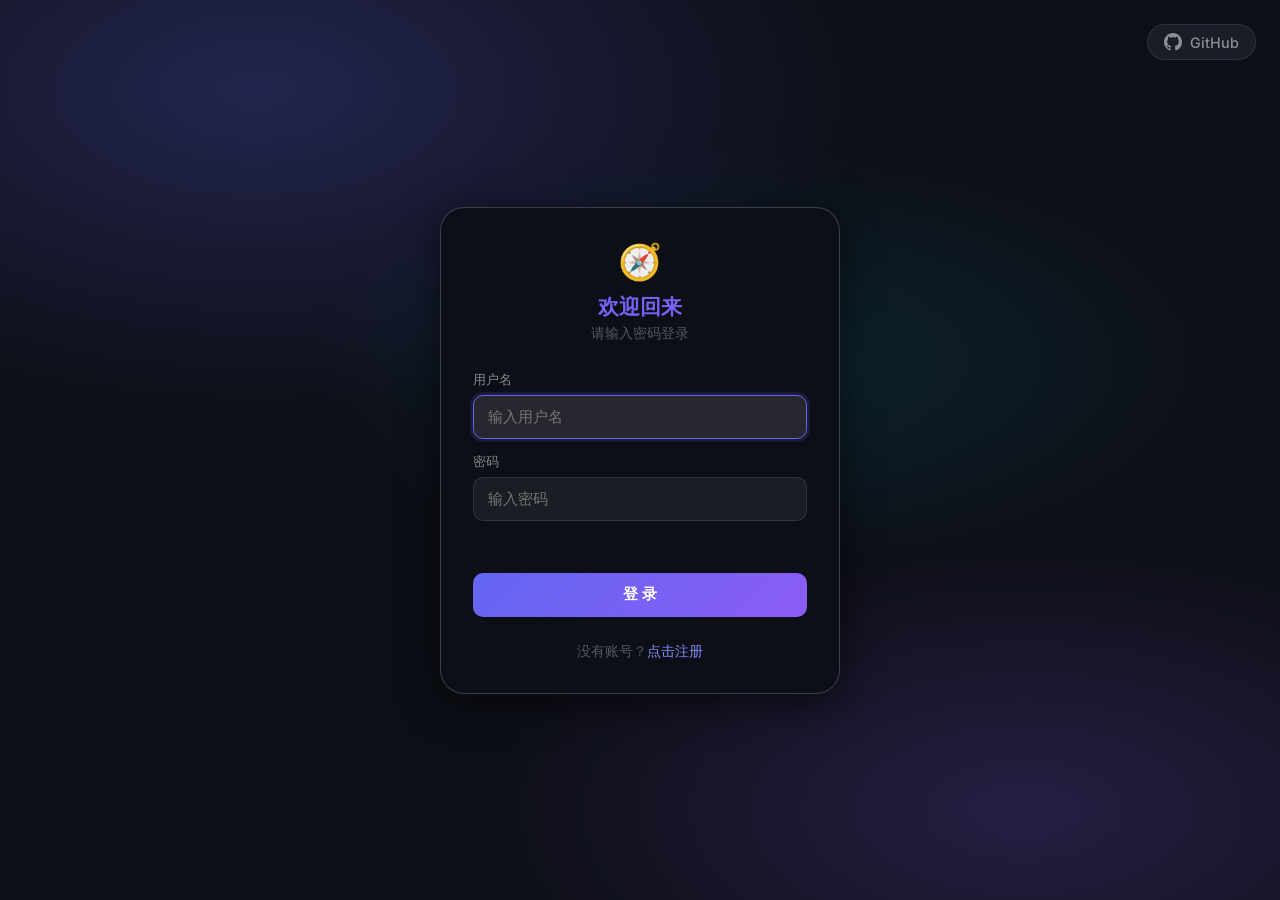
<file: frontend/login.html>
<!DOCTYPE html>
<html lang="zh-CN">
<head>
  <meta charset="UTF-8" />
  <meta name="viewport" content="width=device-width, initial-scale=1.0" />
  <title>登录 — Navi</title>
  <link rel="icon" type="image/png" href="/favicon.png" />
  <link rel="preconnect" href="https://fonts.googleapis.com" />
  <link rel="preconnect" href="https://fonts.gstatic.com" crossorigin />
  <link href="https://fonts.googleapis.com/css2?family=Inter:wght@300;400;500;600;700&display=swap" rel="stylesheet" />
  <link rel="stylesheet" href="css/style.css" />
</head>
<body class="dark">
  <div class="bg-layer"></div>
  <div class="bg-overlay"></div>

  <a href="https://github.com/fengzhanhuaer/Navi" target="_blank" rel="noopener noreferrer" class="github-promo" title="查看 GitHub 本项目">
    <svg viewBox="0 0 16 16" width="18" height="18" fill="currentColor">
      <path d="M8 0C3.58 0 0 3.58 0 8c0 3.54 2.29 6.53 5.47 7.59.4.07.55-.17.55-.38 0-.19-.01-.82-.01-1.49-2.01.37-2.53-.49-2.69-.94-.09-.23-.48-.94-.82-1.13-.28-.15-.68-.52-.01-.53.63-.01 1.08.58 1.23.82.72 1.21 1.87.87 2.33.66.07-.52.28-.87.51-1.07-1.78-.2-3.64-.89-3.64-3.95 0-.87.31-1.59.82-2.15-.08-.2-.36-1.02.08-2.12 0 0 .67-.21 2.2.82.64-.18 1.32-.27 2-.27s1.36.09 2 .27c1.53-1.04 2.2-.82 2.2-.82.44 1.1.16 1.92.08 2.12.51.56.82 1.27.82 2.15 0 3.07-1.87 3.75-3.65 3.95.29.25.54.73.54 1.48 0 1.07-.01 1.93-.01 2.2 0 .21.15.46.55.38A8.01 8.01 0 0016 8c0-4.42-3.58-8-8-8z"></path>
    </svg>
    <span>GitHub</span>
  </a>

  <div id="authScreen">
    <div class="auth-card">
      <div class="auth-header">
        <span class="auth-logo">🧭</span>
        <div class="auth-title">欢迎回来</div>
        <div class="auth-subtitle">请输入密码登录</div>
      </div>
      <div class="auth-body">
        <div class="auth-field">
          <label for="authUsername">用户名</label>
          <input type="text" id="authUsername" placeholder="输入用户名" autocomplete="username" />
        </div>
        <div class="auth-field">
          <label for="authPassword">密码</label>
          <input type="password" id="authPassword" placeholder="输入密码" autocomplete="current-password" />
        </div>
        <div class="auth-error" id="authError"></div>
        <button class="auth-btn" id="authBtn">登 录</button>
        <p class="auth-switch">
          没有账号？<a href="/register">点击注册</a>
        </p>
      </div>
    </div>
  </div>

  <script>
    // 已登录则直接跳回主页
    if (localStorage.getItem('navi_token')) {
      location.replace('/');
    }

    const btn = document.getElementById('authBtn');
    const err = document.getElementById('authError');

    async function doLogin() {
      const username = document.getElementById('authUsername').value.trim();
      const password = document.getElementById('authPassword').value;
      err.textContent = '';
      if (!username || !password) { err.textContent = '用户名和密码不能为空'; return; }
      btn.disabled = true; btn.textContent = '登录中...';
      try {
        const res = await fetch('/api/auth/login', {
          method: 'POST',
          headers: { 'Content-Type': 'application/json' },
          body: JSON.stringify({ username, password }),
        });
        const data = await res.json().catch(() => ({}));
        if (!res.ok) throw new Error(data.error || `HTTP ${res.status}`);
        localStorage.setItem('navi_token', data.token);
        location.replace('/');
      } catch (e) {
        err.textContent = e.message;
      } finally {
        btn.disabled = false; btn.textContent = '登 录';
      }
    }

    btn.addEventListener('click', doLogin);
    document.getElementById('authPassword').addEventListener('keydown', e => e.key === 'Enter' && doLogin());
    document.getElementById('authUsername').addEventListener('keydown', e => e.key === 'Enter' && document.getElementById('authPassword').focus());
    setTimeout(() => document.getElementById('authUsername').focus(), 100);
  </script>
</body>
</html>
</file>
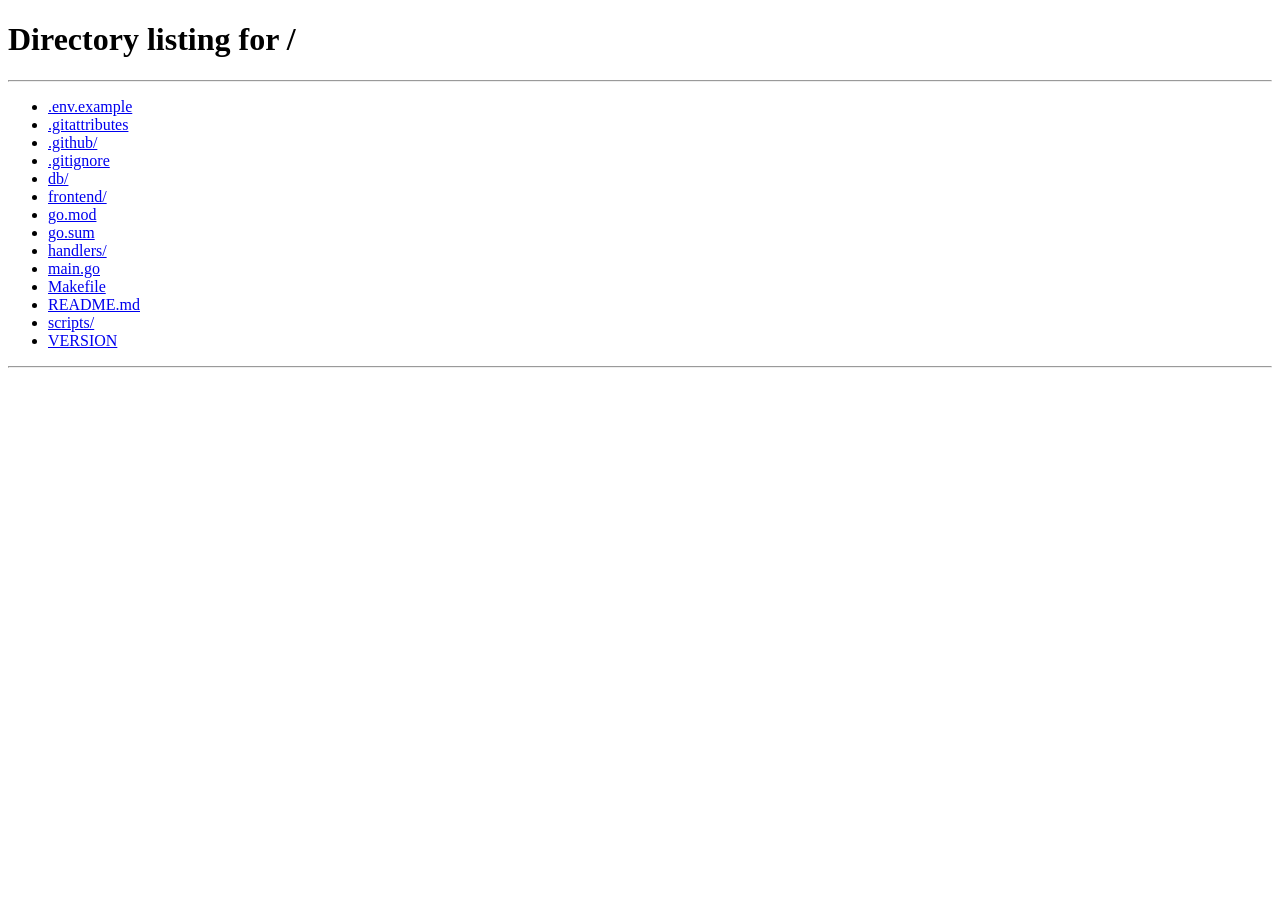
<file: frontend/settings.html>
﻿<!DOCTYPE html>
<html lang="zh-CN">

<head>
  <meta charset="UTF-8" />
  <meta name="viewport" content="width=device-width, initial-scale=1.0" />
  <title>Navi — Cloudflare D1 设置</title>
  <link rel="icon" type="image/png" href="/favicon.png" />
  <link rel="preconnect" href="https://fonts.googleapis.com" />
  <link rel="preconnect" href="https://fonts.gstatic.com" crossorigin />
  <link href="https://fonts.googleapis.com/css2?family=Inter:wght@300;400;500;600;700&display=swap" rel="stylesheet" />
  <link rel="stylesheet" href="css/style.css" />
</head>

<body class="dark">
  <div class="bg-layer"></div>
  <div class="bg-overlay"></div>

  <!-- 顶部工具栏 -->
  <header class="top-bar">
    <div class="top-bar-left">
      <span class="logo">🧭 Navi</span>
    </div>
    <div class="top-bar-right">
      <a href="/" class="icon-btn" title="返回主页">
        <svg viewBox="0 0 24 24" fill="none" stroke="currentColor" stroke-width="2">
          <path d="M19 12H5M12 5l-7 7 7 7" />
        </svg>
      </a>
    </div>
  </header>

  <div class="settings-page">
    <div class="settings-page-header">
      <h1 class="settings-page-title">☁️ Cloudflare D1 设置</h1>
    </div>

    <!-- 连接状态 -->
    <div class="settings-card">
      <h3>📡 连接状态</h3>
      <div class="setting-row">
        <span class="setting-label">D1 连接</span>
        <span class="setting-value"><span id="d1StatusBadge" class="status-badge">检测中...</span></span>
      </div>
      <div class="setting-row" id="rowAccountId" style="display:none">
        <span class="setting-label">Account ID</span>
        <span class="setting-value" id="d1AccountId" style="font-family:monospace;font-size:.82rem;"></span>
      </div>
      <div class="setting-row" id="rowDatabaseId" style="display:none">
        <span class="setting-label">数据库名</span>
        <span class="setting-value" id="d1DatabaseName" style="font-family:monospace;font-size:.82rem;">navi</span>
      </div>
    </div>

    <!-- API Key 配置 -->
    <div class="settings-card">
      <h3>🔑 配置 API Key</h3>
      <p style="font-size:.85rem;color:var(--text-muted);margin-bottom:16px;">
        输入你的 Cloudflare API Token，系统将自动匹配账户并在 D1 中查找或创建名为
        <code style="background:var(--surface-active);padding:2px 6px;border-radius:4px;">navi</code>
        的数据库。<br/>
        <a href="https://dash.cloudflare.com/profile/api-tokens" target="_blank"
          style="color:var(--accent-1);font-size:.82rem;text-decoration:none;">
          → 如何获取 API Token？
        </a>
      </p>
      <div class="auth-field" style="margin-bottom:14px;">
        <label for="apiTokenInput">Cloudflare API Token</label>
        <input type="password" id="apiTokenInput" placeholder="粘贴你的 API Token" autocomplete="off" />
      </div>
      <div id="configureError" style="font-size:.83rem;color:#ef4444;min-height:20px;margin-bottom:8px;"></div>
      <div class="settings-actions">
        <button class="btn-primary" id="btnConfigure">🔗 连接 D1</button>
        <button class="btn-secondary" id="btnRevealToken" title="显示/隐藏" style="width:38px;padding:0;">👁</button>
      </div>
    </div>

    <!-- 同步操作（始终显示，未配置时禁用） -->
    <div class="settings-card">
      <h3>🔄 数据同步</h3>
      <p style="font-size:.85rem;color:var(--text-muted);margin-bottom:16px;" id="syncDesc">
        配置 D1 后，可手动将本地数据推送到 Cloudflare D1，或从 D1 拉取数据到本地。
      </p>
      <div class="settings-actions">
        <button class="btn-primary" id="btnSync" disabled>⬆️ 推送到 D1</button>
        <button class="btn-danger" id="btnRestore" disabled>⬇️ 从 D1 拉取</button>
      </div>
      <div id="syncHint" style="font-size:.82rem;color:var(--text-muted);margin-top:10px;">请先配置 API Token 以启用同步功能</div>
    </div>

    <!-- 同步日志 -->
    <div class="settings-card">
      <h3>📋 同步日志</h3>
      <div class="settings-logs" id="syncLogs">
        <div style="padding:12px 16px;color:var(--text-muted);">暂无记录</div>
      </div>
    </div>
  </div>

  <div class="toast-container" id="toastContainer"></div>

  <script src="js/api.js"></script>
  <script>
    if (!localStorage.getItem('navi_token')) {
      location.href = '/';
    }

    function toast(msg, type = 'info', duration = 3500) {
      const el = document.createElement('div');
      el.className = `toast ${type}`;
      el.textContent = msg;
      document.getElementById('toastContainer').appendChild(el);
      setTimeout(() => {
        el.style.opacity = '0';
        el.style.transition = 'opacity .3s';
        setTimeout(() => el.remove(), 300);
      }, duration);
    }

    // 显示/隐藏 token
    document.getElementById('btnRevealToken').addEventListener('click', () => {
      const inp = document.getElementById('apiTokenInput');
      inp.type = inp.type === 'password' ? 'text' : 'password';
    });

    async function loadStatus() {
      try {
        const s = await api.sync.status();
        const badge = document.getElementById('d1StatusBadge');
        if (s.status === 'ok') {
          badge.textContent = '✅ 已连接';
          badge.className = 'status-badge ok';
          // 启用同步按钮
          document.getElementById('btnSync').disabled = false;
          document.getElementById('btnRestore').disabled = false;
          document.getElementById('syncHint').textContent = '';
          document.getElementById('syncDesc').textContent = '可手动推送本地数据到 D1，或从 D1 拉取最新数据覆盖本地。';
          if (s.account_id) {
            document.getElementById('d1AccountId').textContent = s.account_id;
            document.getElementById('rowAccountId').style.display = '';
            document.getElementById('rowDatabaseId').style.display = '';
          }
        } else if (s.status === 'not_configured') {
          badge.textContent = '⚠️ 未配置';
          badge.className = 'status-badge not_configured';
        } else {
          badge.textContent = '❌ 连接错误';
          badge.className = 'status-badge error';
        }
      } catch (e) {
        document.getElementById('d1StatusBadge').textContent = '❌ 请求失败';
        document.getElementById('d1StatusBadge').className = 'status-badge error';
      }
    }

    async function loadLogs() {
      try {
        const logs = await api.sync.logs();
        const el = document.getElementById('syncLogs');
        if (!logs || logs.length === 0) {
          el.innerHTML = '<div style="padding:12px 16px;color:var(--text-muted);">暂无同步记录</div>';
          return;
        }
        el.innerHTML = logs.map(l => `
          <div class="log-item">
            <span class="${l.status === 'ok' ? 'ls-ok' : 'ls-error'}">${l.status}</span>
            <span>${l.synced_at}</span>
            <span style="flex:1">${l.message}</span>
          </div>`).join('');
      } catch { }
    }

    document.getElementById('btnConfigure').addEventListener('click', async () => {
      const token = document.getElementById('apiTokenInput').value.trim();
      const errEl = document.getElementById('configureError');
      errEl.textContent = '';
      if (!token) { errEl.textContent = '请输入 API Token'; return; }

      const btn = document.getElementById('btnConfigure');
      btn.disabled = true;
      btn.textContent = '连接中...';
      try {
        const res = await api.d1.configure(token);
        toast(res.message || '配置成功！', 'success');
        document.getElementById('apiTokenInput').value = '';
        await loadStatus();
        await loadLogs();
      } catch (e) {
        errEl.textContent = e.message;
      } finally {
        btn.disabled = false;
        btn.textContent = '🔗 连接 D1';
      }
    });

    document.getElementById('btnSync') && document.getElementById('btnSync').addEventListener('click', async () => {
      try {
        await api.sync.push();
        toast('同步成功！', 'success');
        loadLogs();
      } catch (e) { toast('同步失败: ' + e.message, 'error'); }
    });

    document.getElementById('btnRestore').addEventListener('click', async () => {
      if (!confirm('此操作将用 D1 数据覆盖本地，确定继续？')) return;
      try {
        await api.sync.restore();
        toast('恢复成功，即将返回主页...', 'success');
        setTimeout(() => location.href = '/', 1500);
      } catch (e) { toast('恢复失败: ' + e.message, 'error'); }
    });

    loadStatus();
    loadLogs();
  </script>
</body>

</html>
</file>
<file: frontend/css/style.css>
/* ============================================================
   Navi — 个人导航页样式
   设计风格：深色玻璃拟态 + 霓虹渐变
   ============================================================ */

/* ── CSS 变量 ── */
:root {
  --font: 'Inter', system-ui, sans-serif;

  /* 颜色 - 深色 */
  --bg-dark: #0d0f17;
  --surface: rgba(255, 255, 255, 0.06);
  --surface-hover: rgba(255, 255, 255, 0.10);
  --surface-active: rgba(255, 255, 255, 0.15);
  --border: rgba(255, 255, 255, 0.10);
  --border-strong: rgba(255, 255, 255, 0.20);
  --text-primary: rgba(255, 255, 255, 0.93);
  --text-secondary: rgba(255, 255, 255, 0.50);
  --text-muted: rgba(255, 255, 255, 0.30);

  /* 渐变品牌色 */
  --accent-1: #6366f1;
  --accent-2: #8b5cf6;
  --accent-3: #06b6d4;
  --accent-grad: linear-gradient(135deg, var(--accent-1), var(--accent-2));
  --accent-grad-2: linear-gradient(135deg, var(--accent-2), var(--accent-3));

  /* 模糊玻璃 */
  --glass: blur(20px) saturate(180%);
  --shadow-sm: 0 1px 3px rgba(0, 0, 0, .4);
  --shadow-md: 0 4px 20px rgba(0, 0, 0, .5);
  --shadow-lg: 0 8px 40px rgba(0, 0, 0, .6);
  --radius-sm: 10px;
  --radius-md: 16px;
  --radius-lg: 24px;
  --transition: 0.2s cubic-bezier(.4, 0, .2, 1);
}

/* 浅色主题覆盖 */
body.light {
  --bg-dark: #f0f2f8;
  --surface: rgba(255, 255, 255, 0.75);
  --surface-hover: rgba(255, 255, 255, 0.90);
  --surface-active: rgba(255, 255, 255, 1);
  --border: rgba(0, 0, 0, 0.08);
  --border-strong: rgba(0, 0, 0, 0.15);
  --text-primary: rgba(0, 0, 0, 0.88);
  --text-secondary: rgba(0, 0, 0, 0.50);
  --text-muted: rgba(0, 0, 0, 0.30);
}

/* ── Reset & Base ── */
*,
*::before,
*::after {
  box-sizing: border-box;
  margin: 0;
  padding: 0;
}

html {
  font-size: 16px;
  scroll-behavior: smooth;
}

body {
  font-family: var(--font);
  color: var(--text-primary);
  min-height: 100vh;
  background: var(--bg-dark);
  overflow-x: hidden;
  transition: background var(--transition), color var(--transition);
}

/* ── 背景 ── */
.bg-layer {
  position: fixed;
  inset: 0;
  z-index: 0;
  background: radial-gradient(ellipse 80% 60% at 20% 10%, rgba(99, 102, 241, .25) 0%, transparent 60%),
    radial-gradient(ellipse 70% 50% at 80% 90%, rgba(139, 92, 246, .20) 0%, transparent 60%),
    radial-gradient(ellipse 60% 40% at 60% 40%, rgba(6, 182, 212, .12) 0%, transparent 60%),
    var(--bg-dark);
  transition: all 0.5s ease;
}

body.light .bg-layer {
  background: radial-gradient(ellipse 80% 60% at 20% 10%, rgba(99, 102, 241, .12) 0%, transparent 60%),
    radial-gradient(ellipse 70% 50% at 80% 90%, rgba(139, 92, 246, .10) 0%, transparent 60%),
    #f0f2f8;
}

.bg-overlay {
  position: fixed;
  inset: 0;
  z-index: 0;
  backdrop-filter: blur(0px);
  pointer-events: none;
}

/* ── 顶部工具栏 ── */
.top-bar {
  position: fixed;
  top: 0;
  left: 0;
  right: 0;
  z-index: 100;
  display: flex;
  align-items: center;
  justify-content: space-between;
  padding: 0 24px;
  height: 56px;
  background: rgba(13, 15, 23, .7);
  backdrop-filter: var(--glass);
  border-bottom: 1px solid var(--border);
  transition: background var(--transition);
}

body.light .top-bar {
  background: rgba(240, 242, 248, .8);
}

.top-bar-left {
  display: flex;
  align-items: center;
  gap: 12px;
}

.logo {
  font-size: 1.1rem;
  font-weight: 600;
  letter-spacing: -.3px;
  color: var(--text-primary);
}

.top-bar-right {
  display: flex;
  gap: 8px;
}

.icon-btn {
  width: 36px;
  height: 36px;
  border: 1px solid var(--border);
  border-radius: var(--radius-sm);
  background: var(--surface);
  color: var(--text-secondary);
  cursor: pointer;
  display: flex;
  align-items: center;
  justify-content: center;
  transition: all var(--transition);
  backdrop-filter: blur(10px);
}

.icon-btn svg {
  width: 16px;
  height: 16px;
}

.icon-btn:hover {
  background: var(--surface-hover);
  color: var(--text-primary);
  border-color: var(--border-strong);
  transform: translateY(-1px);
  box-shadow: var(--shadow-sm);
}

.icon-btn:active {
  transform: scale(0.95);
}

/* 编辑模式按钮激活态 */
.icon-btn.edit-mode-btn.active {
  background: rgba(34, 197, 94, .15);
  border-color: rgba(34, 197, 94, .5);
  color: #22c55e;
  box-shadow: 0 0 12px rgba(34, 197, 94, .2);
}

.icon-btn.edit-mode-btn.active:hover {
  background: rgba(34, 197, 94, .22);
  border-color: #22c55e;
  transform: translateY(-1px);
}

/* 编辑模式下分组头部显示移动光标 */
body.edit-mode .group-header {
  cursor: grab;
}

body.edit-mode .group-header:active {
  cursor: grabbing;
}

/* 编辑模式下分组操作始终可见 */
body.edit-mode .group-actions {
  opacity: 1;
}

/* ── 主内容区 ── */
.main-content {
  position: relative;
  z-index: 1;
  padding: 100px 24px 80px;
  max-width: 1000px;
  margin: 0 auto;
}

/* ── 搜索区域 ── */
.search-section {
  text-align: center;
  margin-bottom: 56px;
}

.greeting {
  font-size: clamp(1.8rem, 5vw, 2.8rem);
  font-weight: 700;
  letter-spacing: -1px;
  margin-bottom: 28px;
  display: inline-block;
  color: var(--accent-1);
  background: var(--accent-grad);
  -webkit-background-clip: text;
  -webkit-text-fill-color: transparent;
  background-clip: text;
  animation: fadeUp .6s ease both;
}

/* emoji 不应用 background-clip:text，否则会变透明 */
.greeting-emoji {
  -webkit-text-fill-color: initial;
  background: none;
  background-clip: unset;
  -webkit-background-clip: unset;
  margin-left: 4px;
}

.search-box {
  position: relative;
  display: flex;
  align-items: center;
  max-width: 680px;
  margin: 0 auto;
  background: var(--surface);
  border: 1px solid var(--border);
  border-radius: 50px;
  backdrop-filter: var(--glass);
  transition: all var(--transition);
  animation: fadeUp .6s .1s ease both;
}

.search-box:focus-within {
  border-color: var(--accent-1);
  background: var(--surface-hover);
  box-shadow: 0 0 0 3px rgba(99, 102, 241, .15), var(--shadow-md);
}



/* 搜索输入框 */
.search-input {
  flex: 1;
  height: 52px;
  padding: 0 16px;
  border: none;
  background: transparent;
  color: var(--text-primary);
  font-size: 1rem;
  font-family: var(--font);
  outline: none;
}

.search-input::placeholder {
  color: var(--text-muted);
}

/* 搜索按钮 */
.search-btn {
  width: 52px;
  height: 52px;
  border: none;
  border-radius: 0 50px 50px 0;
  background: var(--accent-grad);
  color: white;
  cursor: pointer;
  display: flex;
  align-items: center;
  justify-content: center;
  transition: all var(--transition);
  flex-shrink: 0;
}

.search-btn svg {
  width: 18px;
  height: 18px;
}

.search-btn:hover {
  background: var(--accent-grad-2);
  box-shadow: 0 0 20px rgba(99, 102, 241, .4);
}

.search-btn:active {
  transform: scale(0.95);
}

/* ── 书签区域 (Tab Layout) ── */
.bookmarks-section {
  display: flex;
  flex-direction: column;
  animation: fadeUp .6s .2s ease both;
}

.tabs-container {
  display: flex;
  flex-direction: row;
  background: var(--surface);
  border: 1px solid var(--border);
  border-radius: var(--radius-lg);
  backdrop-filter: var(--glass);
  overflow: hidden;
  box-shadow: var(--shadow-sm);
  min-height: 360px; /* Base height to give left sidebar some presence */
}

.tabs-nav {
  display: flex;
  flex-direction: column;
  gap: 8px;
  padding: 16px;
  overflow-y: auto;
  overflow-x: hidden;
  border-right: 1px solid var(--border);
  border-bottom: none;
  scrollbar-width: thin;
  scrollbar-color: var(--surface-active) transparent;
  min-width: 160px;
  max-width: 240px;
  background: rgba(0, 0, 0, 0.05); /* Slight tint for sidebar */
}

body.light .tabs-nav {
  background: rgba(255, 255, 255, 0.4);
}

/* Hide scrollbar for Chrome, Safari and Opera */
.tabs-nav::-webkit-scrollbar {
  width: 4px;
}
.tabs-nav::-webkit-scrollbar-track {
  background: transparent;
}
.tabs-nav::-webkit-scrollbar-thumb {
  background-color: var(--surface-active);
  border-radius: 10px;
}

.tab-btn {
  display: flex;
  align-items: center;
  gap: 10px;
  padding: 12px 14px;
  border: 1px solid transparent;
  border-radius: var(--radius-md);
  background: transparent;
  color: var(--text-secondary);
  font-family: var(--font);
  font-size: .95rem;
  font-weight: 500;
  cursor: pointer;
  white-space: nowrap;
  transition: all var(--transition);
  user-select: none;
  justify-content: flex-start;
  text-align: left;
  border-left: 3px solid transparent; /* Indicator slot */
}

.tab-btn:hover {
  background: var(--surface-hover);
  color: var(--text-primary);
}

.tab-btn.active {
  background: var(--surface-active);
  color: var(--text-primary);
  border-color: transparent;
  border-left-color: var(--accent-1);
  box-shadow: 0 2px 10px rgba(0, 0, 0, 0.05);
}

/* Make active name gradient like greeting */
.tab-btn.active .tab-name {
  color: var(--accent-1);
  font-weight: 600;
}

.tab-icon {
  font-size: 1.15rem;
  flex-shrink: 0;
}

.tab-name {
  position: relative;
  z-index: 1;
  overflow: hidden;
  text-overflow: ellipsis;
}

.tabs-content {
  padding: 8px;
  flex: 1;
  overflow-y: auto;
}

/* Responsive adjustments for mobile */
@media (max-width: 700px) {
  .tabs-container {
    flex-direction: column;
    min-height: auto;
  }
  
  .tabs-nav {
    flex-direction: row;
    overflow-x: auto;
    overflow-y: hidden;
    border-right: none;
    border-bottom: 1px solid var(--border);
    min-width: 100%;
    max-width: none;
    padding: 12px 16px;
  }
  
  .tabs-nav::-webkit-scrollbar {
    height: 4px;
    width: auto;
  }
  
  .tab-btn {
    padding: 8px 16px;
    border-left: 1px solid transparent;
  }
  
  .tab-btn.active {
    border-left-color: transparent;
    border-bottom: 2px solid var(--accent-1);
  }
}

/* 网站网格 */
.sites-grid {
  display: grid;
  grid-template-columns: repeat(auto-fill, minmax(100px, 1fr));
  gap: 12px;
  padding: 16px;
  transition: all 0.3s ease;
  animation: fadeIn .3s ease;
}

/* 单个网站卡片 */
.site-card {
  display: flex;
  flex-direction: column;
  align-items: center;
  gap: 8px;
  padding: 16px 8px 12px;
  border-radius: var(--radius-md);
  border: 1px solid transparent;
  cursor: pointer;
  text-decoration: none;
  color: var(--text-primary);
  transition: all var(--transition);
  position: relative;
  overflow: hidden;
}

.site-card::before {
  content: '';
  position: absolute;
  inset: 0;
  background: var(--surface-hover);
  opacity: 0;
  transition: opacity var(--transition);
}

.site-card:hover::before {
  opacity: 1;
}

.site-card:hover {
  border-color: var(--border-strong);
  transform: translateY(-3px);
  box-shadow: var(--shadow-sm);
}

.site-card:active {
  transform: scale(0.96);
}

.site-favicon {
  width: 36px;
  height: 36px;
  border-radius: 10px;
  object-fit: cover;
  background: var(--surface-active);
  display: flex;
  align-items: center;
  justify-content: center;
  font-size: 1.2rem;
  overflow: hidden;
  flex-shrink: 0;
  position: relative;
  z-index: 1;
}

.site-favicon img {
  width: 100%;
  height: 100%;
  object-fit: contain;
  border-radius: 6px;
}

.site-title {
  font-size: .75rem;
  font-weight: 500;
  text-align: center;
  color: var(--text-secondary);
  line-height: 1.3;
  white-space: nowrap;
  overflow: hidden;
  text-overflow: ellipsis;
  max-width: 90px;
  position: relative;
  z-index: 1;
}

.site-card:hover .site-title {
  color: var(--text-primary);
}

/* 网站操作按钮（悬浮显示） */
.site-actions {
  position: absolute;
  top: 4px;
  right: 4px;
  display: flex;
  gap: 2px;
  opacity: 0;
  transition: opacity var(--transition);
  z-index: 2;
}

.site-card:hover .site-actions {
  opacity: 1;
}

.action-btn-xs {
  width: 20px;
  height: 20px;
  border: none;
  border-radius: 5px;
  background: var(--surface-active);
  color: var(--text-secondary);
  cursor: pointer;
  font-size: .7rem;
  display: flex;
  align-items: center;
  justify-content: center;
  transition: all var(--transition);
  backdrop-filter: blur(10px);
}

.action-btn-xs:hover {
  background: var(--accent-1);
  color: white;
}

/* 添加网站按钮 */
.add-site-card {
  display: flex;
  flex-direction: column;
  align-items: center;
  gap: 8px;
  padding: 16px 8px 12px;
  border-radius: var(--radius-md);
  border: 1px dashed var(--border);
  cursor: pointer;
  color: var(--text-muted);
  transition: all var(--transition);
  background: transparent;
  font-family: var(--font);
}

.add-site-card:hover {
  border-color: var(--accent-1);
  color: var(--accent-1);
  background: rgba(99, 102, 241, .06);
}

.add-site-icon {
  width: 36px;
  height: 36px;
  border-radius: 10px;
  background: var(--surface);
  display: flex;
  align-items: center;
  justify-content: center;
  font-size: 1.2rem;
}

.add-site-label {
  font-size: .75rem;
  font-weight: 500;
}

/* 分组操作小按钮 */
.group-action-btn {
  width: 24px;
  height: 24px;
  border: none;
  border-radius: 6px;
  background: transparent;
  color: var(--text-secondary);
  cursor: pointer;
  font-size: .75rem;
  display: flex;
  align-items: center;
  justify-content: center;
  transition: all var(--transition);
}

.group-action-btn:hover {
  background: var(--surface-active);
  color: var(--text-primary);
}

.group-action-btn.danger:hover {
  background: rgba(239, 68, 68, .15);
  color: #ef4444;
}

/* ── 添加分组按钮行 ── */
.add-group-row {
  display: flex;
  justify-content: center;
  margin-top: 24px;
  animation: fadeUp .6s .3s ease both;
}

.add-group-btn {
  display: flex;
  align-items: center;
  gap: 8px;
  padding: 10px 24px;
  border: 1px dashed var(--border);
  border-radius: 50px;
  background: transparent;
  color: var(--text-secondary);
  font-family: var(--font);
  font-size: .88rem;
  cursor: pointer;
  transition: all var(--transition);
}

.add-group-btn svg {
  width: 14px;
  height: 14px;
}

.add-group-btn:hover {
  border-color: var(--accent-1);
  color: var(--accent-1);
  background: rgba(99, 102, 241, .06);
}

/* ── 模态框 ── */
.modal-backdrop {
  position: fixed;
  inset: 0;
  z-index: 200;
  background: rgba(0, 0, 0, .6);
  backdrop-filter: blur(8px);
  display: flex;
  align-items: center;
  justify-content: center;
  animation: fadeIn .15s ease;
  padding: 24px;
}

.modal {
  background: var(--bg-dark);
  border: 1px solid var(--border-strong);
  border-radius: var(--radius-lg);
  box-shadow: var(--shadow-lg);
  width: 100%;
  max-width: 440px;
  animation: scaleUp .2s cubic-bezier(.34, 1.56, .64, 1);
  overflow: hidden;
}

body.light .modal {
  background: #fff;
}

.modal-lg {
  max-width: 560px;
}

.modal-header {
  display: flex;
  align-items: center;
  justify-content: space-between;
  padding: 20px 24px 16px;
  border-bottom: 1px solid var(--border);
}

.modal-header h2 {
  font-size: 1.05rem;
  font-weight: 600;
  color: var(--text-primary);
}

.modal-close {
  width: 28px;
  height: 28px;
  border: none;
  border-radius: 8px;
  background: var(--surface);
  color: var(--text-secondary);
  cursor: pointer;
  font-size: .9rem;
  display: flex;
  align-items: center;
  justify-content: center;
  transition: all var(--transition);
}

.modal-close:hover {
  background: var(--surface-active);
  color: var(--text-primary);
}

/* 表单 */
form {
  padding: 20px 24px;
  display: flex;
  flex-direction: column;
  gap: 16px;
}

.form-group {
  display: flex;
  flex-direction: column;
  gap: 6px;
}

.form-group label {
  font-size: .82rem;
  font-weight: 500;
  color: var(--text-secondary);
}

.form-group input,
.form-group select {
  height: 40px;
  padding: 0 12px;
  border: 1px solid var(--border);
  border-radius: var(--radius-sm);
  background: var(--surface);
  color: var(--text-primary);
  font-family: var(--font);
  font-size: .9rem;
  outline: none;
  transition: all var(--transition);
}

.form-group select option {
  background: #1a1b2e;
  color: var(--text-primary);
}

body.light .form-group select option {
  background: #fff;
  color: #000;
}

.form-group input:focus,
.form-group select:focus {
  border-color: var(--accent-1);
  box-shadow: 0 0 0 3px rgba(99, 102, 241, .15);
  background: var(--surface-hover);
}

/* 常用 Emoji 选择器 */
.emoji-picker {
  display: flex;
  flex-wrap: wrap;
  gap: 6px;
  margin-top: 10px;
}

.emoji-btn {
  background: transparent;
  border: 1px solid var(--border);
  border-radius: var(--radius-sm);
  padding: 6px;
  font-size: 1.1rem;
  cursor: pointer;
  transition: all 0.2s;
}

.emoji-btn:hover {
  background: var(--surface-hover);
  border-color: var(--accent-1);
  transform: scale(1.1);
}

.emoji-btn:active {
  transform: scale(0.95);
}

.modal-footer {
  display: flex;
  gap: 10px;
  justify-content: flex-end;
  padding-top: 4px;
}

/* 按钮 */
.btn-primary,
.btn-secondary,
.btn-danger {
  height: 38px;
  padding: 0 20px;
  border: none;
  border-radius: var(--radius-sm);
  font-family: var(--font);
  font-size: .88rem;
  font-weight: 500;
  cursor: pointer;
  transition: all var(--transition);
}

.btn-primary {
  background: var(--accent-grad);
  color: white;
}

.btn-primary:hover {
  box-shadow: 0 4px 16px rgba(99, 102, 241, .4);
  transform: translateY(-1px);
}

.btn-secondary {
  background: var(--surface);
  color: var(--text-secondary);
  border: 1px solid var(--border);
}

.btn-secondary:hover {
  background: var(--surface-hover);
  color: var(--text-primary);
}

.btn-danger {
  background: rgba(239, 68, 68, .15);
  color: #ef4444;
  border: 1px solid rgba(239, 68, 68, .3);
}

.btn-danger:hover {
  background: rgba(239, 68, 68, .25);
}

/* ── 设置面板 ── */
.settings-content {
  padding: 20px 24px;
  display: flex;
  flex-direction: column;
  gap: 24px;
}

.settings-section h3 {
  font-size: .88rem;
  font-weight: 600;
  color: var(--text-secondary);
  text-transform: uppercase;
  letter-spacing: .5px;
  margin-bottom: 12px;
}

.d1-status-row {
  display: flex;
  align-items: center;
  gap: 10px;
  font-size: .9rem;
  color: var(--text-secondary);
  margin-bottom: 12px;
}

.status-badge {
  padding: 2px 10px;
  border-radius: 20px;
  font-size: .78rem;
  font-weight: 500;
}

.status-badge.ok {
  background: rgba(34, 197, 94, .15);
  color: #22c55e;
}

.status-badge.error {
  background: rgba(239, 68, 68, .15);
  color: #ef4444;
}

.status-badge.not_configured {
  background: var(--surface-active);
  color: var(--text-muted);
}

.d1-actions {
  display: flex;
  gap: 10px;
  flex-wrap: wrap;
  margin-bottom: 16px;
}

.sync-logs {
  max-height: 160px;
  overflow-y: auto;
  border: 1px solid var(--border);
  border-radius: var(--radius-sm);
  font-size: .75rem;
  font-family: 'Courier New', monospace;
  color: var(--text-secondary);
}

.sync-log-item {
  padding: 6px 12px;
  border-bottom: 1px solid var(--border);
  display: flex;
  gap: 10px;
}

.sync-log-item:last-child {
  border-bottom: none;
}

.sync-log-item .log-status {
  font-weight: 600;
}

.sync-log-item .log-status.ok {
  color: #22c55e;
}

.sync-log-item .log-status.error {
  color: #ef4444;
}

/* ── Toast 通知 ── */
.toast-container {
  position: fixed;
  bottom: 24px;
  right: 24px;
  z-index: 500;
  display: flex;
  flex-direction: column;
  gap: 8px;
}

.toast {
  padding: 12px 18px;
  border-radius: var(--radius-md);
  background: var(--bg-dark);
  border: 1px solid var(--border-strong);
  box-shadow: var(--shadow-lg);
  font-size: .88rem;
  color: var(--text-primary);
  backdrop-filter: var(--glass);
  animation: slideInRight .3s ease;
  max-width: 300px;
}

.toast.success {
  border-color: rgba(34, 197, 94, .4);
}

.toast.error {
  border-color: rgba(239, 68, 68, .4);
}

.toast.info {
  border-color: rgba(99, 102, 241, .4);
}

/* ── 同步状态指示器 ── */
.sync-status {
  position: fixed;
  bottom: 24px;
  left: 24px;
  z-index: 500;
  font-size: .75rem;
  color: var(--text-muted);
  transition: opacity var(--transition);
}

/* ── 工具类 ── */
.hidden {
  display: none !important;
}

/* ── 动画 ── */
@keyframes fadeUp {
  from {
    opacity: 0;
    transform: translateY(16px);
  }

  to {
    opacity: 1;
    transform: translateY(0);
  }
}

@keyframes fadeIn {
  from {
    opacity: 0;
  }

  to {
    opacity: 1;
  }
}

@keyframes scaleUp {
  from {
    opacity: 0;
    transform: scale(.94);
  }

  to {
    opacity: 1;
    transform: scale(1);
  }
}

@keyframes slideInRight {
  from {
    opacity: 0;
    transform: translateX(20px);
  }

  to {
    opacity: 1;
    transform: translateX(0);
  }
}

@keyframes spin {
  to {
    transform: rotate(360deg);
  }
}

/* 同步按钮旋转动画 */
.icon-btn.syncing svg {
  animation: spin 1s linear infinite;
}

/* ── 响应式 ── */
@media (max-width: 600px) {
  .main-content {
    padding: 80px 16px 60px;
  }

  .sites-grid {
    grid-template-columns: repeat(auto-fill, minmax(80px, 1fr));
    gap: 8px;
  }

  .greeting {
    margin-bottom: 20px;
  }
}

/* ── 认证屏 (登录 / 注册) ── */
#authScreen {
  position: fixed;
  inset: 0;
  z-index: 300;
  display: flex;
  align-items: center;
  justify-content: center;
  padding: 24px;
}

.auth-card {
  width: 100%;
  max-width: 400px;
  background: var(--bg-dark);
  border: 1px solid var(--border-strong);
  border-radius: var(--radius-lg);
  box-shadow: var(--shadow-lg);
  overflow: hidden;
  animation: scaleUp .25s cubic-bezier(.34, 1.56, .64, 1);
}

body.light .auth-card {
  background: #fff;
}

.auth-header {
  padding: 32px 32px 20px;
  text-align: center;
}

.auth-logo {
  font-size: 2.2rem;
  margin-bottom: 10px;
  display: block;
}

.auth-title {
  font-size: 1.3rem;
  font-weight: 700;
  background: var(--accent-grad);
  -webkit-background-clip: text;
  -webkit-text-fill-color: transparent;
  background-clip: text;
  margin-bottom: 4px;
}

.auth-subtitle {
  font-size: .85rem;
  color: var(--text-muted);
}

.auth-body {
  padding: 8px 32px 32px;
  display: flex;
  flex-direction: column;
  gap: 14px;
}

.auth-field {
  display: flex;
  flex-direction: column;
  gap: 6px;
}

.auth-field label {
  font-size: .82rem;
  font-weight: 500;
  color: var(--text-secondary);
}

.auth-field input {
  height: 44px;
  padding: 0 14px;
  border: 1px solid var(--border);
  border-radius: var(--radius-sm);
  background: var(--surface);
  color: var(--text-primary);
  font-family: var(--font);
  font-size: .95rem;
  outline: none;
  transition: all var(--transition);
}

.auth-field input:focus {
  border-color: var(--accent-1);
  box-shadow: 0 0 0 3px rgba(99, 102, 241, .15);
  background: var(--surface-hover);
}

.auth-btn {
  height: 44px;
  border: none;
  border-radius: var(--radius-sm);
  background: var(--accent-grad);
  color: white;
  font-family: var(--font);
  font-size: .95rem;
  font-weight: 600;
  cursor: pointer;
  transition: all var(--transition);
  margin-top: 4px;
  letter-spacing: .3px;
}

.auth-btn:hover {
  box-shadow: 0 4px 20px rgba(99, 102, 241, .45);
  transform: translateY(-1px);
}

.auth-btn:active {
  transform: scale(0.98);
}

.auth-error {
  font-size: .83rem;
  color: #ef4444;
  text-align: center;
  min-height: 20px;
}

.auth-switch {
  text-align: center;
  margin-top: 12px;
  font-size: .85rem;
  color: var(--text-muted, rgba(255,255,255,0.5));
}
.auth-switch a {
  color: var(--accent, #818cf8);
  text-decoration: none;
  font-weight: 500;
}
.auth-switch a:hover { text-decoration: underline; }

/* ── Settings 独立页 ── */
.settings-page {
  position: relative;
  z-index: 1;
  max-width: 680px;
  margin: 80px auto 0;
  padding: 40px 24px;
}

.settings-page-header {
  display: flex;
  align-items: center;
  gap: 16px;
  margin-bottom: 32px;
}

.settings-page-header a {
  color: var(--text-secondary);
  text-decoration: none;
  font-size: .88rem;
  display: flex;
  align-items: center;
  gap: 6px;
  transition: color var(--transition);
}

.settings-page-header a:hover {
  color: var(--accent-1);
}

.settings-page-title {
  font-size: 1.4rem;
  font-weight: 700;
  color: var(--text-primary);
}

.settings-card {
  background: var(--surface);
  border: 1px solid var(--border);
  border-radius: var(--radius-lg);
  backdrop-filter: var(--glass);
  padding: 28px;
  margin-bottom: 20px;
}

.settings-card h3 {
  font-size: 1rem;
  font-weight: 600;
  color: var(--text-primary);
  margin-bottom: 20px;
  display: flex;
  align-items: center;
  gap: 8px;
}

.setting-row {
  display: flex;
  align-items: center;
  justify-content: space-between;
  padding: 12px 0;
  border-bottom: 1px solid var(--border);
}

.setting-row:last-child {
  border-bottom: none;
  padding-bottom: 0;
}

.setting-label {
  font-size: .88rem;
  color: var(--text-secondary);
}

.setting-value {
  font-size: .88rem;
  font-weight: 500;
  color: var(--text-primary);
}

.settings-actions {
  display: flex;
  gap: 12px;
  flex-wrap: wrap;
  margin-top: 20px;
}

.settings-logs {
  margin-top: 20px;
  max-height: 220px;
  overflow-y: auto;
  border: 1px solid var(--border);
  border-radius: var(--radius-sm);
  font-size: .78rem;
  font-family: 'Courier New', monospace;
}

.log-item {
  display: flex;
  gap: 12px;
  padding: 8px 14px;
  border-bottom: 1px solid var(--border);
  color: var(--text-secondary);
}

.log-item:last-child { border-bottom: none; }
.log-item .ls-ok { color: #22c55e; font-weight: 600; }
.log-item .ls-error { color: #ef4444; font-weight: 600; }

/* ── 拖拽排序样式反馈 ── */
.group-header {
  cursor: grab;
}
.group-header:active {
  cursor: grabbing;
}

.site-card {
  cursor: grab;
}
.site-card:active {
  cursor: grabbing;
}

.sortable-ghost {
  opacity: 0.4;
  background-color: var(--surface-hover);
  border: 1px dashed var(--border-strong);
}

/* ── GitHub Promo Link ── */
.github-promo {
  position: fixed;
  top: 24px;
  right: 24px;
  display: flex;
  align-items: center;
  gap: 8px;
  padding: 8px 16px;
  background: var(--surface);
  border: 1px solid var(--border);
  border-radius: 50px;
  color: var(--text-secondary);
  font-size: 0.9rem;
  font-weight: 500;
  text-decoration: none;
  backdrop-filter: var(--glass);
  transition: all var(--transition);
  z-index: 400;
}

.github-promo:hover {
  background: var(--surface-hover);
  color: var(--text-primary);
  border-color: var(--border-strong);
  transform: translateY(-2px);
  box-shadow: var(--shadow-sm);
}

.github-promo svg {
  transition: transform var(--transition);
}

.github-promo:hover svg {
  transform: scale(1.1);
}
</file>
